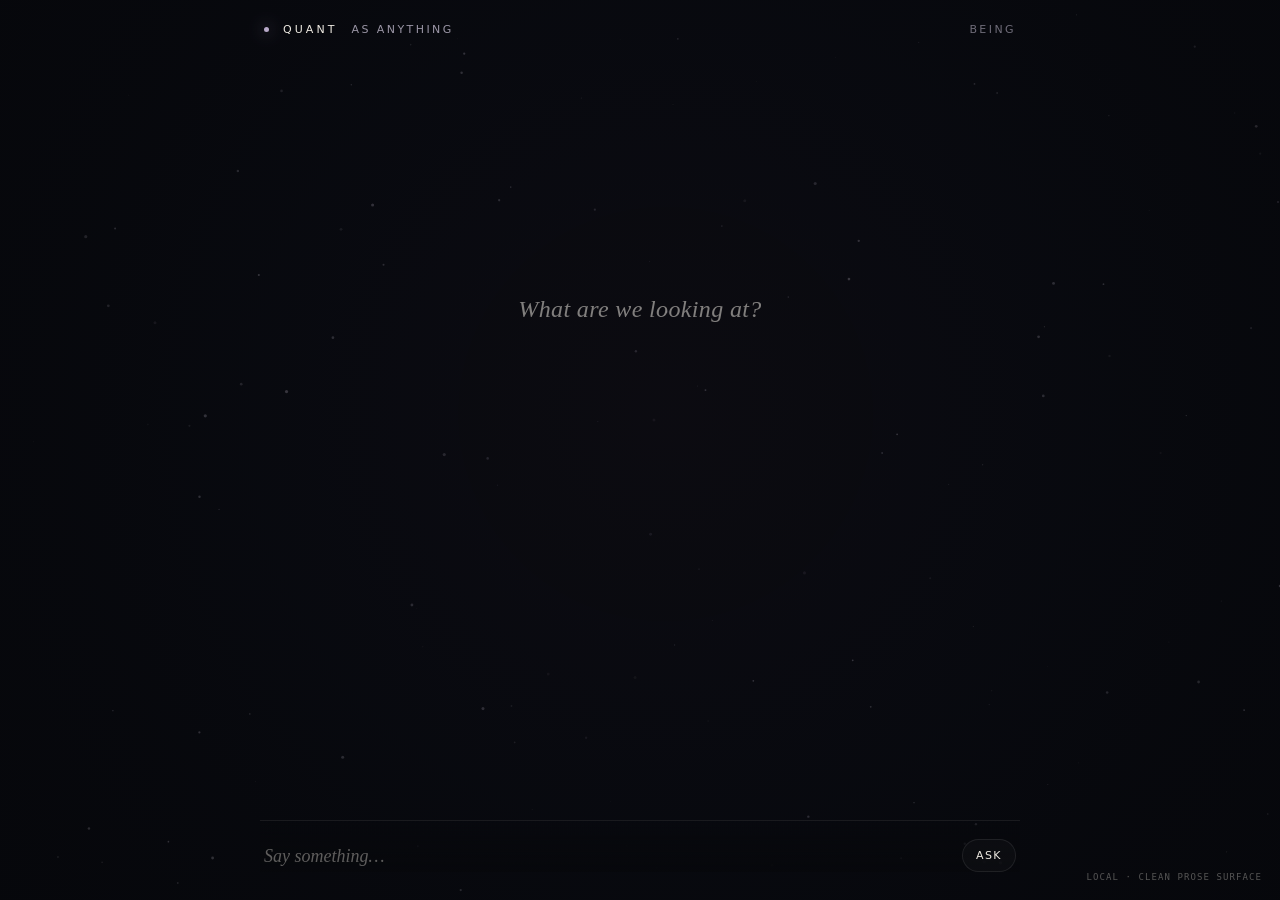
<file: design/index.html>
<!doctype html>
<html lang="en">
<head>
<meta charset="utf-8">
<meta name="viewport" content="width=device-width,initial-scale=1">
<title>Quant as Anything</title>
<style>
:root{color-scheme:dark;--bg:#07080c;--ink:#eeeae2;--muted:#9b96a6;--violet:#b8a9c9;--line:rgba(255,255,255,.08)}
*{box-sizing:border-box}html,body{margin:0;width:100%;height:100%;overflow:hidden;background:var(--bg);font-family:ui-serif,Georgia,Cambria,"Times New Roman",serif;color:var(--ink)}
canvas{position:fixed;inset:0;width:100%;height:100%;display:block}
.shell{position:relative;z-index:2;width:min(760px,calc(100% - 32px));height:100%;margin:auto;display:grid;grid-template-rows:auto 1fr auto;padding:24px 0 28px}
header{display:flex;align-items:center;gap:14px;padding:0 4px;color:var(--muted);font:500 11px/1 ui-sans-serif,system-ui,sans-serif;letter-spacing:.22em;text-transform:uppercase}
.brand{color:var(--ink);letter-spacing:.28em}.dot{width:5px;height:5px;border-radius:50%;background:var(--violet);box-shadow:0 0 18px var(--violet)}.state{margin-left:auto;opacity:.7}
.log{overflow:auto;scrollbar-width:none;padding:11vh 4px 40px;mask-image:linear-gradient(to bottom,transparent 0,#000 8%,#000 92%,transparent 100%)}.log::-webkit-scrollbar{display:none}
.message{max-width:680px;margin:0 0 28px;white-space:pre-wrap;font-size:clamp(18px,2.1vw,25px);line-height:1.48;letter-spacing:-.012em;text-wrap:pretty}.user{margin-left:auto;max-width:560px;color:#c8c3cd;font-size:clamp(15px,1.6vw,19px);font-style:italic}.quant strong{font-weight:600}.empty{text-align:center;margin-top:18vh;color:rgba(238,234,226,.52);font-size:clamp(18px,2vw,24px);font-style:italic;letter-spacing:.015em}
.composer{border-top:1px solid var(--line);display:grid;grid-template-columns:1fr auto;gap:14px;align-items:end;padding:18px 4px 0;background:linear-gradient(to top,rgba(7,8,12,.96),rgba(7,8,12,.62) 65%,transparent)}
textarea{resize:none;border:0;outline:0;background:transparent;color:var(--ink);font:400 18px/1.45 ui-serif,Georgia,serif;min-height:31px;max-height:126px;padding:3px 0}textarea::placeholder{color:rgba(238,234,226,.38);font-style:italic}
button{border:1px solid var(--line);background:rgba(255,255,255,.025);color:var(--ink);border-radius:999px;padding:9px 13px;cursor:pointer;font:500 11px ui-sans-serif,system-ui,sans-serif;letter-spacing:.13em;text-transform:uppercase}button:hover{background:rgba(255,255,255,.06)}button:disabled{opacity:.35;cursor:default}
.badge{position:fixed;right:18px;bottom:18px;z-index:3;color:rgba(238,234,226,.34);font:500 9px ui-monospace,SFMono-Regular,Menlo,monospace;letter-spacing:.12em}
@media(max-width:600px){.shell{width:calc(100% - 24px);padding-top:16px}.log{padding-top:9vh}.message{font-size:19px}.badge{display:none}}
</style>
</head>
<body>
<canvas id="field"></canvas>
<div class="shell">
  <header><span class="dot"></span><span class="brand">Quant</span><span>as Anything</span><span class="state" id="state">being</span></header>
  <main class="log" id="log"><div class="empty" id="empty">What are we looking at?</div></main>
  <form class="composer" id="form"><textarea id="input" rows="1" autocomplete="off" placeholder="Say something…"></textarea><button id="send">ask</button></form>
</div>
<div class="badge">LOCAL · CLEAN PROSE SURFACE</div>
<script>
const API='http://127.0.0.1:8765';
const log=document.querySelector('#log'),empty=document.querySelector('#empty'),form=document.querySelector('#form'),input=document.querySelector('#input'),send=document.querySelector('#send'),state=document.querySelector('#state');
let activity=.06,targetActivity=.06;
function add(role,text){empty?.remove();const el=document.createElement('div');el.className='message '+role;el.textContent=text;log.appendChild(el);log.scrollTo({top:log.scrollHeight,behavior:'smooth'});}
function setState(s){state.textContent=s;targetActivity=s==='attending'?1:s==='speaking'?.65:.06;}
async function ask(text){add('user',text);setState('attending');send.disabled=true;try{const r=await fetch(API+'/chat',{method:'POST',headers:{'Content-Type':'application/json'},body:JSON.stringify({message:text})});if(!r.ok)throw new Error('offline');const data=await r.json();setState('speaking');add('quant',data.reply||'I could not form that cleanly.');}catch(_){setState('speaking');add('quant','I am here, but the local Quant runtime is not running yet. Start `python3 code/quant.py --serve`, then ask me again.');}finally{setTimeout(()=>setState('being'),900);send.disabled=false;input.focus();}}
form.addEventListener('submit',e=>{e.preventDefault();const text=input.value.trim();if(!text)return;input.value='';input.style.height='auto';ask(text)});
input.addEventListener('keydown',e=>{if(e.key==='Enter'&&!e.shiftKey){e.preventDefault();form.requestSubmit()}});input.addEventListener('input',()=>{input.style.height='auto';input.style.height=Math.min(input.scrollHeight,126)+'px'});

const c=document.querySelector('#field'),ctx=c.getContext('2d');let w,h,dpr,pts=[];
function resize(){dpr=Math.min(devicePixelRatio||1,2);w=innerWidth;h=innerHeight;c.width=w*dpr;c.height=h*dpr;c.style.width=w+'px';c.style.height=h+'px';ctx.setTransform(dpr,0,0,dpr,0,0);const n=Math.min(220,Math.max(90,Math.floor(w*h/8500)));pts=Array.from({length:n},()=>({x:Math.random()*w,y:Math.random()*h,r:.35+Math.random()*1.25,a:.08+Math.random()*.35,vx:(Math.random()-.5)*.09,vy:(Math.random()-.5)*.09,p:Math.random()*6.28}));}
function draw(t){activity+=(targetActivity-activity)*.025;ctx.clearRect(0,0,w,h);const g=ctx.createRadialGradient(w*.52,h*.46,0,w*.52,h*.46,Math.max(w,h)*.72);g.addColorStop(0,`rgba(67,48,82,${.08+.09*activity})`);g.addColorStop(.45,`rgba(24,28,47,${.08+.05*activity})`);g.addColorStop(1,'rgba(7,8,12,0)');ctx.fillStyle=g;ctx.fillRect(0,0,w,h);for(const p of pts){const speed=1+activity*10;p.p+=.0025*speed;p.x+=p.vx*speed+Math.cos(p.p)*.012*speed;p.y+=p.vy*speed+Math.sin(p.p*.8)*.012*speed;if(p.x<-10)p.x=w+10;if(p.x>w+10)p.x=-10;if(p.y<-10)p.y=h+10;if(p.y>h+10)p.y=-10;ctx.beginPath();ctx.arc(p.x,p.y,p.r*(1+activity*.28),0,Math.PI*2);ctx.fillStyle=`rgba(214,207,225,${p.a*(.52+activity*.48)})`;ctx.fill();}requestAnimationFrame(draw)}
addEventListener('resize',resize);resize();requestAnimationFrame(draw);
</script>
</body>
</html>
</file>
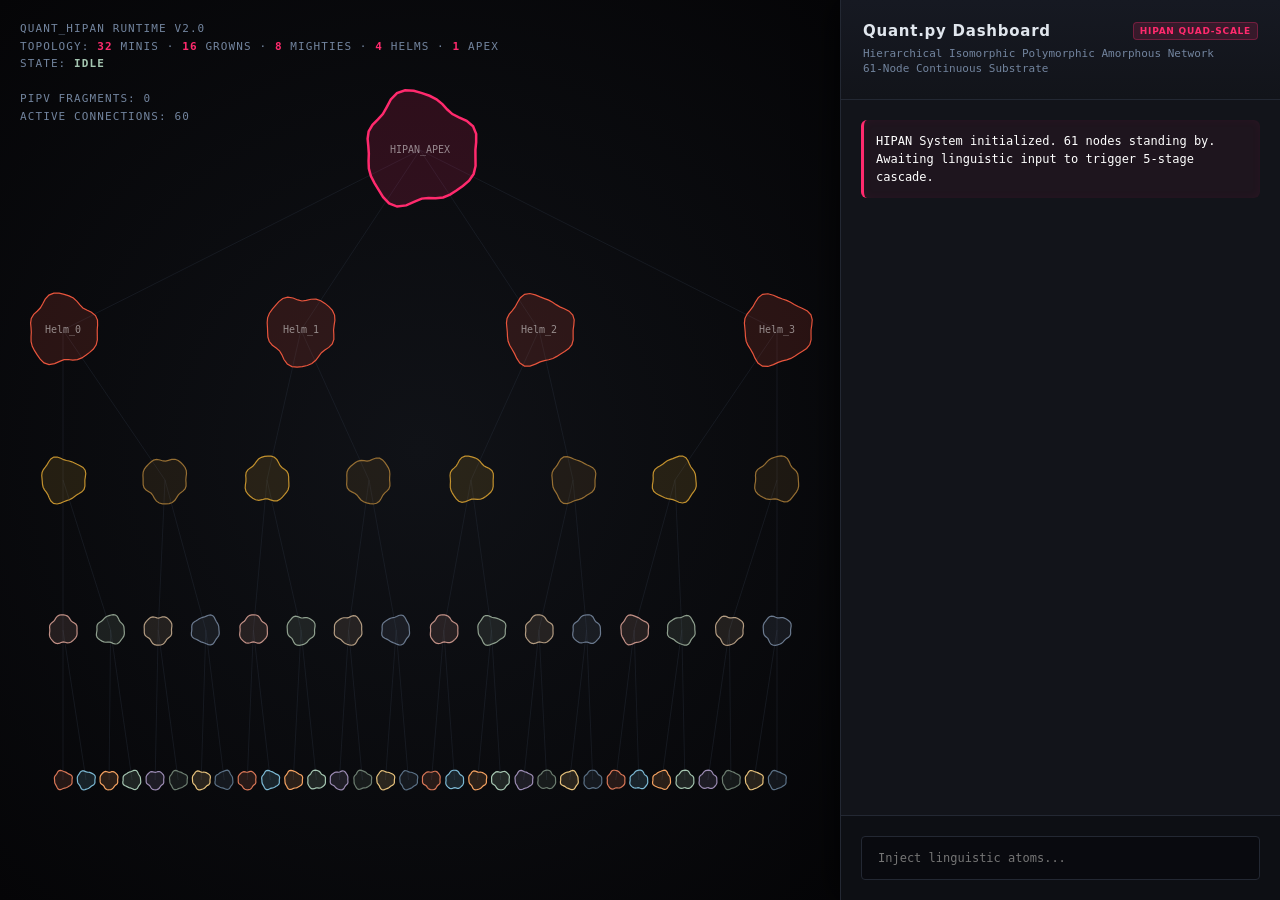
<file: quant_hipan_runtime_x4_scale.html>
<!DOCTYPE html>
<html lang="en">
<head>
<meta charset="utf-8">
<meta name="viewport" content="width=device-width, initial-scale=1">
<title>Quant — HIPAN Amorphous Runtime</title>
<style>
    :root {
        --bg: #090a0f;
        --surface: #12141a;
        --ink: #e0e6ed;
        --ink-muted: #72849e;
        --rule: #232833;
        
        --warm: #d97757;
        --wonder: #7cb9d4;
        --playful: #f4a261;
        --clean: #a5c6b1;
        --melancholy: #9d8db5;
        --quiet: #6c7d70;
        --amused: #e8c37d;
        --deep: #5b7186;

        --helm: #e8553d;
        --hipan: #ff2a6d; /* The new apex color */
        
        --font-mono: 'JetBrains Mono', ui-monospace, 'SF Mono', Menlo, monospace;
        --font-sans: -apple-system, BlinkMacSystemFont, "Segoe UI", system-ui, sans-serif;
    }

    * { margin: 0; padding: 0; box-sizing: border-box; }

    html, body {
        width: 100%; height: 100%;
        background: var(--bg);
        color: var(--ink);
        font-family: var(--font-sans);
        overflow: hidden;
        display: flex;
    }

    /* --- CANVAS AREA --- */
    .viewport {
        flex: 1;
        position: relative;
        background: radial-gradient(circle at center, #101217 0%, #050507 100%);
    }

    canvas {
        display: block;
        width: 100%;
        height: 100%;
    }

    .overlay-stats {
        position: absolute;
        top: 20px;
        left: 20px;
        font-family: var(--font-mono);
        font-size: 11px;
        color: var(--ink-muted);
        letter-spacing: 0.1em;
        text-transform: uppercase;
        pointer-events: none;
        line-height: 1.6;
        z-index: 5;
    }

    .overlay-stats b { color: var(--hipan); }
    .overlay-stats .status { color: var(--clean); font-weight: bold; }

    /* --- CHAT/DEBUG PANEL --- */
    .panel {
        width: 440px;
        background: var(--surface);
        border-left: 1px solid var(--rule);
        display: flex;
        flex-direction: column;
        z-index: 10;
        box-shadow: -5px 0 30px rgba(0,0,0,0.7);
    }

    .panel-header {
        padding: 22px;
        border-bottom: 1px solid var(--rule);
        background: linear-gradient(180deg, #161922 0%, var(--surface) 100%);
    }

    .panel-header h1 {
        font-size: 15px;
        font-weight: 600;
        letter-spacing: 0.05em;
        color: var(--ink);
        display: flex;
        justify-content: space-between;
        align-items: center;
    }
    
    .panel-header h1 span {
        font-size: 9px;
        padding: 3px 6px;
        background: rgba(255, 42, 109, 0.15);
        color: var(--hipan);
        border-radius: 4px;
        border: 1px solid rgba(255, 42, 109, 0.3);
    }

    .panel-header p {
        font-size: 11px;
        color: var(--ink-muted);
        margin-top: 6px;
        font-family: var(--font-mono);
        line-height: 1.4;
    }

    .cascade-log {
        flex: 1;
        overflow-y: auto;
        padding: 20px;
        display: flex;
        flex-direction: column;
        gap: 12px;
        scrollbar-width: thin;
        scrollbar-color: var(--rule) transparent;
    }

    .log-entry {
        font-size: 12px;
        line-height: 1.5;
        padding: 12px;
        background: rgba(255,255,255,0.02);
        border-radius: 6px;
        border-left: 3px solid var(--rule);
        animation: fadeUp 0.3s ease-out;
        font-family: var(--font-mono);
        word-break: break-word;
    }

    .log-entry.user { border-color: var(--clean); }
    .log-entry.mini { border-color: var(--playful); font-size: 10.5px; color: var(--ink-muted); }
    .log-entry.grown { border-color: var(--wonder); font-size: 10.5px; color: #a1b4c7; }
    .log-entry.mighty { border-color: var(--warm); font-size: 11px; }
    .log-entry.helm { border-color: var(--helm); color: #e6dada; }
    .log-entry.hipan { 
        border-color: var(--hipan); 
        background: rgba(255, 42, 109, 0.05); 
        color: #fff;
        box-shadow: inset 0 0 10px rgba(255, 42, 109, 0.05);
    }

    .input-zone {
        padding: 20px;
        border-top: 1px solid var(--rule);
        background: #0d0f14;
    }

    input[type="text"] {
        width: 100%;
        padding: 14px 16px;
        background: var(--bg);
        border: 1px solid var(--rule);
        color: var(--ink);
        border-radius: 4px;
        font-family: var(--font-mono);
        font-size: 12px;
        outline: none;
        transition: border-color 0.2s, box-shadow 0.2s;
    }

    input[type="text"]:focus {
        border-color: var(--hipan);
        box-shadow: 0 0 10px rgba(255, 42, 109, 0.15);
    }

    @keyframes fadeUp {
        from { opacity: 0; transform: translateY(10px); }
        to { opacity: 1; transform: translateY(0); }
    }
</style>
</head>
<body>

<div class="viewport">
    <div class="overlay-stats">
        Quant_HIPAN Runtime v2.0<br>
        Topology: <b>32</b> Minis · <b>16</b> Growns · <b>8</b> Mighties · <b>4</b> Helms · <b>1</b> Apex<br>
        State: <span id="sys-state" class="status">IDLE</span><br>
        <br>
        PIPV Fragments: <span id="frag-count">0</span><br>
        Active Connections: <span id="conn-count">60</span>
    </div>
    <canvas id="quantCanvas"></canvas>
</div>

<div class="panel">
    <div class="panel-header">
        <h1>Quant.py Dashboard <span>HIPAN QUAD-SCALE</span></h1>
        <p>Hierarchical Isomorphic Polymorphic Amorphous Network<br>61-Node Continuous Substrate</p>
    </div>
    <div class="cascade-log" id="log">
        <div class="log-entry hipan">HIPAN System initialized. 61 nodes standing by. Awaiting linguistic input to trigger 5-stage cascade.</div>
    </div>
    <div class="input-zone">
        <input type="text" id="userInput" placeholder="Inject linguistic atoms..." autocomplete="off">
    </div>
</div>

<script>
/**
 * Quant HIPAN Runtime Visualizer
 * Scales the architecture x4: 32 -> 16 -> 8 -> 4 -> 1
 */

const canvas = document.getElementById('quantCanvas');
const ctx = canvas.getContext('2d');
const logEl = document.getElementById('log');
const inputEl = document.getElementById('userInput');
const stateEl = document.getElementById('sys-state');
const fragEl = document.getElementById('frag-count');

let W, H;
let time = 0;
let fragments = 0;

// Base Palettes
const EMOTION_COLORS = [
    '#d97757', '#7cb9d4', '#f4a261', '#a5c6b1', 
    '#9d8db5', '#6c7d70', '#e8c37d', '#5b7186'
];
const GROWN_COLORS = ['#c39187', '#8fa08f', '#b39c82', '#6b7a8f'];
const MIGHTY_COLORS = ['#c2912e', '#966f33'];
const HELM_COLOR = '#e8553d';
const HIPAN_COLOR = '#ff2a6d';

// Graph State
let nodes = [];
let edges = [];
let activeWave = -1; // 0: Minis, 1: Growns, 2: Mighties, 3: Helms, 4: HIPAN Apex
let waveTimer = 0;
let currentTokens = [];

// Morphing Node Class
class AmorphousNode {
    constructor(id, label, x, y, baseR, color, layer) {
        this.id = id;
        this.label = layer >= 3 ? label : ''; // Only label higher layers to avoid clutter
        this.tx = x;
        this.ty = y;
        this.x = x;
        this.y = y;
        this.baseR = baseR;
        this.color = color;
        this.layer = layer;
        
        this.seed = Math.random() * 100;
        this.activation = 0.0;
    }

    update(dt) {
        this.x += (this.tx - this.x) * 0.04;
        this.y += (this.ty - this.y) * 0.04;

        if (this.activation > 0) {
            this.activation -= dt * 0.4;
            if (this.activation < 0) this.activation = 0;
        }
    }

    draw(ctx, t) {
        ctx.save();
        ctx.translate(this.x, this.y);

        // Activation Glow
        if (this.activation > 0.1) {
            ctx.beginPath();
            ctx.arc(0, 0, this.baseR * (1 + this.activation*0.6) + 10, 0, Math.PI*2);
            ctx.fillStyle = this.color;
            ctx.globalAlpha = this.activation * 0.25;
            ctx.fill();
            ctx.globalAlpha = 1.0;
        }

        // Draw Amorphous Blob
        ctx.beginPath();
        const pts = 45; // slightly lower res for performance on 61 nodes
        const radiusAmp = this.baseR * (0.15 + this.activation * 0.45); 
        
        for (let i = 0; i <= pts; i++) {
            const angle = (i / pts) * Math.PI * 2;
            
            let rOff = Math.sin(angle * 3 + t * 2.5 + this.seed) * radiusAmp * 0.5 +
                       Math.cos(angle * 5 - t * 1.8 + this.seed) * radiusAmp * 0.3 +
                       Math.sin(angle * 8 + t * 4) * radiusAmp * 0.2;
            
            let currentR = this.baseR + (this.activation * this.baseR * 0.35) + rOff;
            
            const px = Math.cos(angle) * currentR;
            const py = Math.sin(angle) * currentR;
            
            if (i === 0) ctx.moveTo(px, py);
            else ctx.lineTo(px, py);
        }
        ctx.closePath();

        ctx.fillStyle = this.color;
        ctx.globalAlpha = 0.15 + (this.activation * 0.6);
        ctx.fill();
        ctx.globalAlpha = 1.0;
        
        ctx.strokeStyle = this.color;
        ctx.lineWidth = (this.layer === 4 ? 2.5 : 1.2) + (this.activation * 2);
        ctx.stroke();

        if (this.label) {
            ctx.fillStyle = '#fff';
            ctx.globalAlpha = 0.5 + this.activation * 0.5;
            ctx.font = '10px "JetBrains Mono", monospace';
            ctx.textAlign = 'center';
            ctx.textBaseline = 'middle';
            ctx.fillText(this.label, 0, 0);
        }

        ctx.restore();
    }
}

// Edge Class (Synapses)
class Edge {
    constructor(n1, n2) {
        this.n1 = n1;
        this.n2 = n2;
        this.flow = 0;
    }

    draw(ctx) {
        ctx.beginPath();
        ctx.moveTo(this.n1.x, this.n1.y);
        ctx.lineTo(this.n2.x, this.n2.y);
        
        ctx.strokeStyle = 'rgba(42, 49, 61, 0.4)';
        ctx.lineWidth = 1;
        ctx.stroke();

        if (this.flow > 0) {
            const grad = ctx.createLinearGradient(this.n1.x, this.n1.y, this.n2.x, this.n2.y);
            grad.addColorStop(0, `rgba(255,255,255,0)`);
            grad.addColorStop(this.flow, this.n1.color);
            grad.addColorStop(Math.min(1, this.flow + 0.15), `rgba(255,255,255,0)`);
            
            ctx.beginPath();
            ctx.moveTo(this.n1.x, this.n1.y);
            ctx.lineTo(this.n2.x, this.n2.y);
            ctx.strokeStyle = grad;
            ctx.lineWidth = 2.5;
            ctx.stroke();
        }
    }
}

// Layout Initialization (32 -> 16 -> 8 -> 4 -> 1)
function initGraph() {
    nodes = [];
    edges = [];
    
    const cx = W / 2;
    const cy = H / 2;
    
    // Vertical spacing across 5 layers
    const vSpace = H / 6; 
    const startY = H - vSpace * 0.8;

    // Helper to generate a row of nodes
    function generateRow(count, layerIndex, baseR, colors, labelPrefix, yPos) {
        let rowNodes = [];
        // Spread across 85% of width
        const availableW = W * 0.85; 
        const spacing = availableW / (count > 1 ? count - 1 : 1);
        const startX = cx - (availableW / 2);

        for (let i = 0; i < count; i++) {
            let x = count === 1 ? cx : startX + (spacing * i);
            let color = colors[i % colors.length];
            let label = count === 1 ? 'HIPAN_APEX' : `${labelPrefix}_${i}`;
            let n = new AmorphousNode(`l${layerIndex}_${i}`, label, x, yPos, baseR, color, layerIndex);
            nodes.push(n);
            rowNodes.push(n);
        }
        return rowNodes;
    }

    // Generate Layers
    const l0_minis = generateRow(32, 0, 9, EMOTION_COLORS, 'Mini', startY);
    const l1_growns = generateRow(16, 1, 14, GROWN_COLORS, 'Grown', startY - vSpace);
    const l2_mighties = generateRow(8, 2, 22, MIGHTY_COLORS, 'Mighty', startY - vSpace * 2);
    const l3_helms = generateRow(4, 3, 34, [HELM_COLOR], 'Helm', startY - vSpace * 3);
    const l4_apex = generateRow(1, 4, 55, [HIPAN_COLOR], 'HIPAN', startY - vSpace * 4.2);

    // Connect Layers (Binary Tree style: 2 children per parent)
    function connectLayers(children, parents) {
        for (let i = 0; i < parents.length; i++) {
            edges.push(new Edge(children[i*2], parents[i]));
            edges.push(new Edge(children[i*2+1], parents[i]));
        }
    }

    connectLayers(l0_minis, l1_growns);
    connectLayers(l1_growns, l2_mighties);
    connectLayers(l2_mighties, l3_helms);
    // Connect all 4 Helms to the 1 Apex
    for(let i=0; i<4; i++) {
        edges.push(new Edge(l3_helms[i], l4_apex[0]));
    }
}

// Window resizing
function resize() {
    W = document.querySelector('.viewport').clientWidth;
    H = document.querySelector('.viewport').clientHeight;
    canvas.width = W * window.devicePixelRatio;
    canvas.height = H * window.devicePixelRatio;
    ctx.scale(window.devicePixelRatio, window.devicePixelRatio);
    initGraph();
}
window.addEventListener('resize', resize);

// UI & Chat Logic
function addLog(text, type) {
    const el = document.createElement('div');
    el.className = `log-entry ${type}`;
    el.innerHTML = text; // Allow HTML for bolding
    logEl.appendChild(el);
    logEl.scrollTop = logEl.scrollHeight;
}

function triggerCascade(inputText) {
    if (activeWave >= 0) return; 
    
    currentTokens = inputText.split(" ").filter(w => w.length > 0);
    if(currentTokens.length === 0) return;

    addLog(`<b>[USER]:</b> ${inputText}`, 'user');
    inputEl.value = '';
    
    activeWave = 0;
    waveTimer = 0;
    stateEl.innerText = "PROCESSING: L0 (32 MINIS)";
    stateEl.style.color = "var(--playful)";
}

inputEl.addEventListener('keydown', (e) => {
    if (e.key === 'Enter') triggerCascade(inputEl.value);
});

// Render Loop
let lastTime = performance.now();
function render(now) {
    requestAnimationFrame(render);
    const dt = (now - lastTime) / 1000;
    lastTime = now;
    time += dt;

    ctx.clearRect(0, 0, W, H);

    // Cascade Logic
    if (activeWave >= 0) {
        waveTimer += dt;
        
        // Node activations
        nodes.forEach(n => {
            if (n.layer === activeWave && n.activation < 0.2) {
                n.activation = 1.0; 
                n.seed += 15; // Scramble on hit
            }
        });

        // Edge flows
        edges.forEach(e => {
            if (e.n1.layer === activeWave) {
                e.flow = Math.min(1.0, waveTimer / 1.2); // Faster flow (1.2s per layer)
            } else {
                e.flow = 0;
            }
        });

        // Wave progression
        if (waveTimer > 1.2) {
            if (activeWave === 0) {
                addLog(`<b>[L0] 32 MINIS:</b> Saturating linguistic atoms across 4x emotional vectors. Mapping synonyms, antonyms, and pathetic fallacy markers (*1/32).`, 'mini');
                fragments += Math.floor(Math.random() * 8) + 4;
            } else if (activeWave === 1) {
                addLog(`<b>[L1] 16 GROWNS:</b> Consolidating emotional substrate into structural concepts (*1/16).`, 'grown');
                fragments += Math.floor(Math.random() * 4) + 2;
            } else if (activeWave === 2) {
                addLog(`<b>[L2] 8 MIGHTIES:</b> Refining phonology, bulldog words, and rhythm. Isolating anonymous variables (*1/8).`, 'mighty');
                fragments += 2;
            } else if (activeWave === 3) {
                addLog(`<b>[L3] 4 HELMS:</b> Orchestrating quad-narrative pathways. Preparing convergence (*1/4).`, 'helm');
                fragments += 1;
            } else if (activeWave === 4) {
                let hybridWord = currentTokens.length > 2 ? currentTokens[1] + "ing" : "beautifulling";
                let response = `Ah, "${currentTokens[0]}". The isomorphic convergence is complete. I have gently mapped this topology through the 61-node matrix, yielding a rather ${hybridWord} resonance. (user taught ✓)`;
                addLog(`<b>[L4] HIPAN APEX:</b> ${response}`, 'hipan');
                fragments += 1;
                
                stateEl.innerText = "IDLE";
                stateEl.style.color = "var(--clean)";
                activeWave = -1; // End cascade
            }
            
            fragEl.innerText = fragments;

            if (activeWave !== -1) {
                activeWave++;
                waveTimer = 0;
                
                let states = ["L0: MINIS (32)", "L1: GROWNS (16)", "L2: MIGHTIES (8)", "L3: HELMS (4)", "L4: HIPAN APEX (1)"];
                let colors = ["var(--playful)", "var(--wonder)", "var(--warm)", "var(--helm)", "var(--hipan)"];
                if(activeWave < 5) {
                    stateEl.innerText = `PROCESSING: ${states[activeWave]}`;
                    stateEl.style.color = colors[activeWave];
                }
            }
        }
    } else {
        edges.forEach(e => e.flow = 0);
    }

    // Draw Graph
    edges.forEach(e => e.draw(ctx));
    nodes.forEach(n => {
        n.update(dt);
        n.draw(ctx, time);
    });
}

// Boot
resize();
requestAnimationFrame(render);

</script>
</body>
</html>
</file>
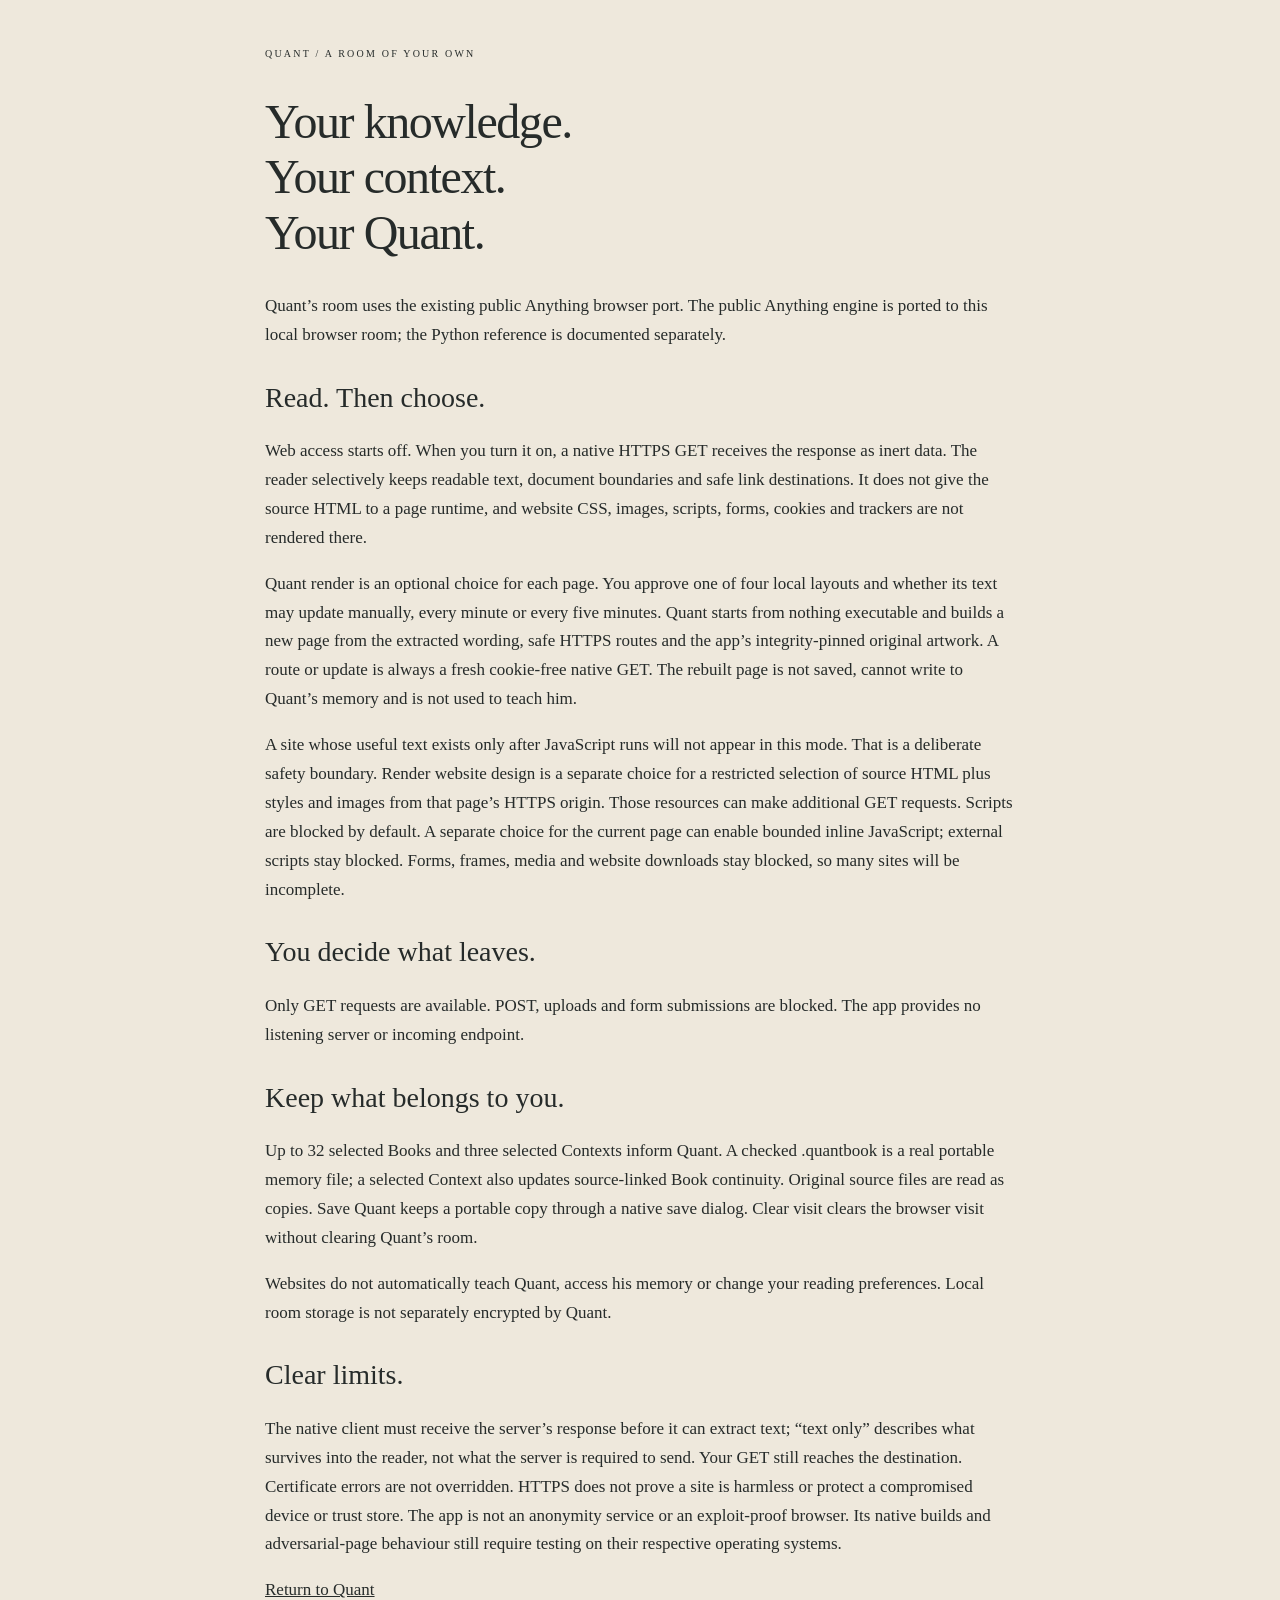
<file: Read-Me.html>
<!doctype html><html lang="en"><head><meta charset="utf-8"><meta name="viewport" content="width=device-width,initial-scale=1"><meta http-equiv="Content-Security-Policy" content="default-src 'none'; style-src 'self'; base-uri 'none'; form-action 'none'"><link rel="stylesheet" href="about.css"><title>Quant — Your room, your choices</title></head><body><p class="eyebrow">QUANT / A ROOM OF YOUR OWN</p><h1>Your knowledge.<br>Your context.<br>Your Quant.</h1><p>Quant’s room uses the existing public Anything browser port. The public Anything engine is ported to this local browser room; the Python reference is documented separately.</p><h2>Read. Then choose.</h2><p>Web access starts off. When you turn it on, a native HTTPS GET receives the response as inert data. The reader selectively keeps readable text, document boundaries and safe link destinations. It does not give the source HTML to a page runtime, and website CSS, images, scripts, forms, cookies and trackers are not rendered there.</p><p>Quant render is an optional choice for each page. You approve one of four local layouts and whether its text may update manually, every minute or every five minutes. Quant starts from nothing executable and builds a new page from the extracted wording, safe HTTPS routes and the app’s integrity-pinned original artwork. A route or update is always a fresh cookie-free native GET. The rebuilt page is not saved, cannot write to Quant’s memory and is not used to teach him.</p><p>A site whose useful text exists only after JavaScript runs will not appear in this mode. That is a deliberate safety boundary. Render website design is a separate choice for a restricted selection of source HTML plus styles and images from that page’s HTTPS origin. Those resources can make additional GET requests. Scripts are blocked by default. A separate choice for the current page can enable bounded inline JavaScript; external scripts stay blocked. Forms, frames, media and website downloads stay blocked, so many sites will be incomplete.</p><h2>You decide what leaves.</h2><p>Only GET requests are available. POST, uploads and form submissions are blocked. The app provides no listening server or incoming endpoint.</p><h2>Keep what belongs to you.</h2><p>Up to 32 selected Books and three selected Contexts inform Quant. A checked .quantbook is a real portable memory file; a selected Context also updates source-linked Book continuity. Original source files are read as copies. Save Quant keeps a portable copy through a native save dialog. Clear visit clears the browser visit without clearing Quant’s room.</p><p>Websites do not automatically teach Quant, access his memory or change your reading preferences. Local room storage is not separately encrypted by Quant.</p><h2>Clear limits.</h2><p>The native client must receive the server’s response before it can extract text; “text only” describes what survives into the reader, not what the server is required to send. Your GET still reaches the destination. Certificate errors are not overridden. HTTPS does not prove a site is harmless or protect a compromised device or trust store. The app is not an anonymity service or an exploit-proof browser. Its native builds and adversarial-page behaviour still require testing on their respective operating systems.</p><p><a href="Quant.html">Return to Quant</a></p></body></html>
</file>
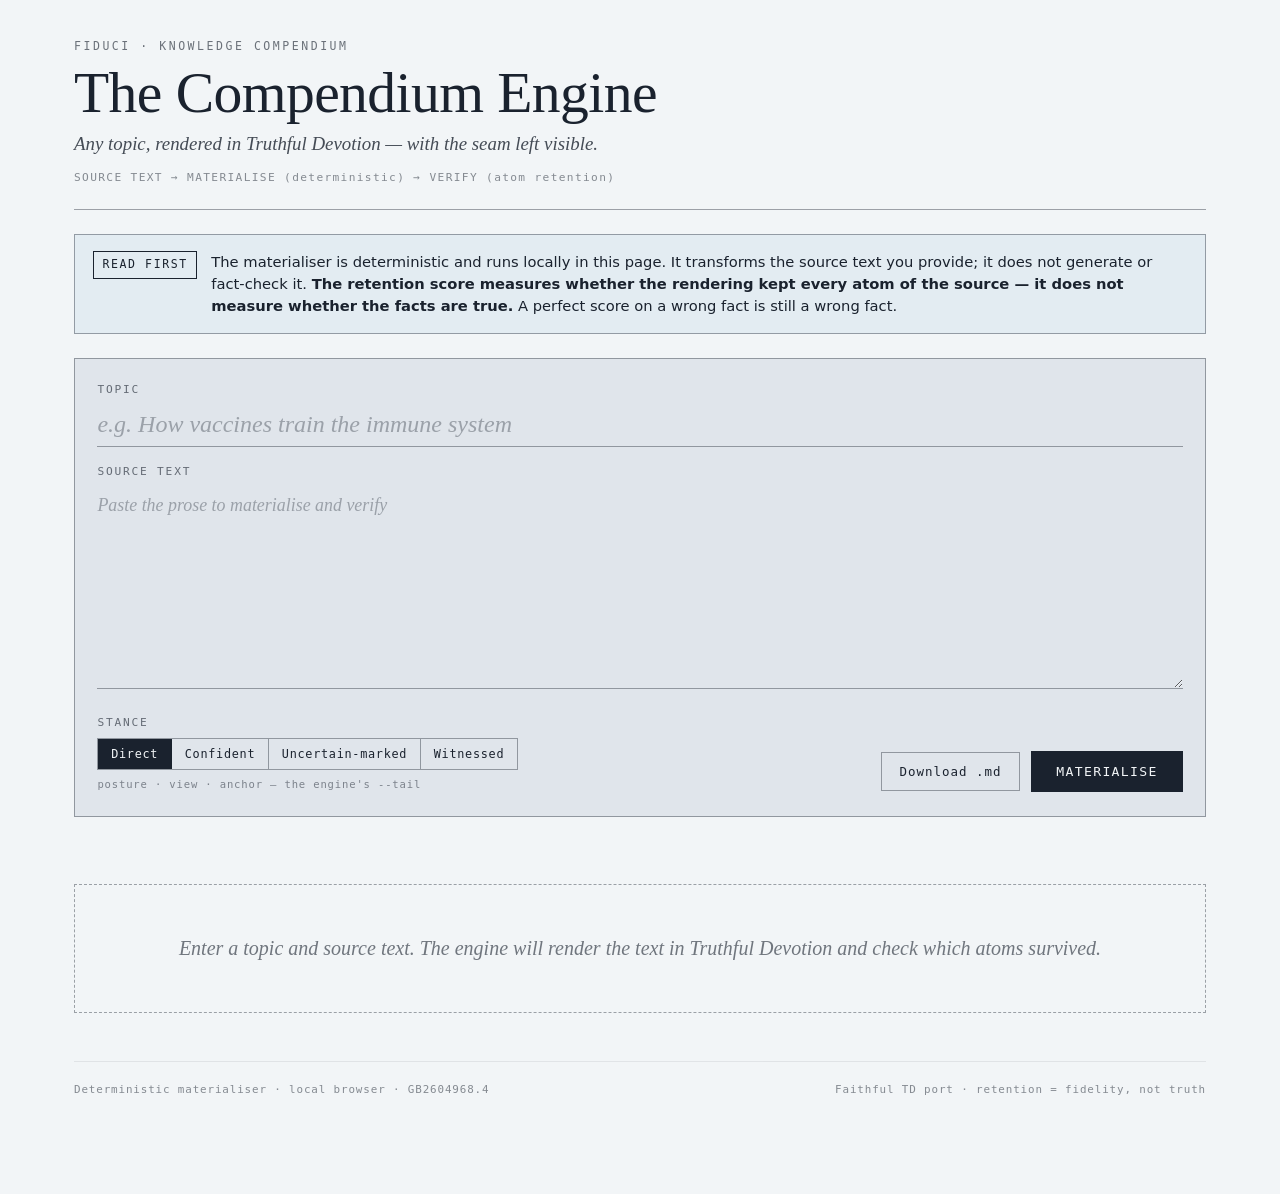
<file: test.html>
<!DOCTYPE html>
<html lang="en">
<head>
<meta charset="UTF-8">
<meta name="viewport" content="width=device-width, initial-scale=1.0">
<title>The Compendium Engine</title>
<style>
  *{box-sizing:border-box;margin:0;padding:0}
  html,body{background:hsl(210, 25%, 96%);color:hsl(215, 28%, 14%);font-family:system-ui, -apple-system, BlinkMacSystemFont, 'Segoe UI', Roboto, Oxygen, Ubuntu, Cantarell, sans-serif;
    font-size:16px;line-height:1.55;-webkit-font-smoothing:antialiased}
  body{padding:0 0 6rem}
  ::selection{background:hsl(215, 28%, 14%);color:hsl(210, 25%, 96%)}
  .wrap{max-width:1180px;margin:0 auto;padding:0 1.5rem}

  /* masthead */
  header.mast{border-bottom:1px solid hsla(215, 28%, 14%, 0.40);padding:2.4rem 0 1.4rem;margin-bottom:0}
  .mast .kicker{font-family:ui-monospace, 'Cascadia Code', 'Source Code Pro', Menlo, Consolas, 'DejaVu Sans Mono', monospace;font-size:.72rem;letter-spacing:.22em;text-transform:uppercase;opacity:.62}
  .mast h1{font-family:'Iowan Old Style', 'Palatino Linotype', 'URW Palladio L', P052, Georgia, serif;font-weight:500;font-size:clamp(2.4rem,5vw,3.6rem);line-height:1.02;margin:.5rem 0 .35rem;letter-spacing:-.01em}
  .mast .sub{font-family:'Iowan Old Style', 'Palatino Linotype', 'URW Palladio L', P052, Georgia, serif;font-style:italic;font-size:1.18rem;opacity:.8}
  .mast .stack{font-family:ui-monospace, 'Cascadia Code', 'Source Code Pro', Menlo, Consolas, 'DejaVu Sans Mono', monospace;font-size:.7rem;letter-spacing:.12em;opacity:.5;margin-top:.7rem}

  /* honesty banner — load-bearing, not decoration */
  .truth{border:1px solid hsla(215, 28%, 14%, 0.40);background:hsl(205, 35%, 92%);padding:1rem 1.15rem;margin:1.5rem 0 0;
    display:grid;grid-template-columns:auto 1fr;gap:.9rem;align-items:start}
  .truth .mark{font-family:ui-monospace, 'Cascadia Code', 'Source Code Pro', Menlo, Consolas, 'DejaVu Sans Mono', monospace;font-size:.72rem;letter-spacing:.14em;text-transform:uppercase;
    border:1px solid hsl(215, 28%, 14%);padding:.25rem .5rem;white-space:nowrap;align-self:start}
  .truth p{font-size:.92rem;line-height:1.5}
  .truth b{font-weight:600}

  /* control desk */
  .desk{border:1px solid hsla(215, 28%, 14%, 0.40);background:hsl(212, 22%, 90%);margin-top:1.5rem;padding:1.4rem 1.4rem 1.5rem}
  .desk .row{display:grid;gap:1rem}
  .field label{display:block;font-family:ui-monospace, 'Cascadia Code', 'Source Code Pro', Menlo, Consolas, 'DejaVu Sans Mono', monospace;font-size:.7rem;letter-spacing:.16em;text-transform:uppercase;opacity:.62;margin-bottom:.4rem}
  .field input[type=text],.field textarea{width:100%;border:none;border-bottom:1px solid hsla(215, 28%, 14%, 0.40);background:transparent;
    font-family:'Iowan Old Style', 'Palatino Linotype', 'URW Palladio L', P052, Georgia, serif;font-size:1.5rem;padding:.35rem 0 .5rem;color:hsl(215, 28%, 14%);outline:none}
  .field input[type=text]::placeholder,.field textarea::placeholder{color:hsla(215, 28%, 14%, 0.35);font-style:italic}
  .field input[type=text]:focus,.field textarea:focus{border-bottom-color:hsl(215, 28%, 14%)}
  .field textarea{font-size:1.12rem;line-height:1.5;resize:vertical;min-height:10rem}
  .opts{display:flex;flex-wrap:wrap;gap:1.4rem;align-items:flex-end;margin-top:1.1rem}
  .seg{display:flex;border:1px solid hsla(215, 28%, 14%, 0.40)}
  .seg button{font-family:ui-monospace, 'Cascadia Code', 'Source Code Pro', Menlo, Consolas, 'DejaVu Sans Mono', monospace;font-size:.74rem;letter-spacing:.06em;background:transparent;border:none;
    border-right:1px solid hsla(215, 28%, 14%, 0.40);padding:.5rem .8rem;cursor:pointer;color:hsl(215, 28%, 14%);transition:background .25s cubic-bezier(.2,.7,.2,1)}
  .seg button:last-child{border-right:none}
  .seg button[aria-pressed=true]{background:hsl(215, 28%, 14%);color:hsl(210, 25%, 96%)}
  .toolnote{font-family:ui-monospace, 'Cascadia Code', 'Source Code Pro', Menlo, Consolas, 'DejaVu Sans Mono', monospace;font-size:.66rem;letter-spacing:.08em;opacity:.5;margin-top:.35rem}
  .go{margin-left:auto;display:flex;gap:.7rem;align-items:center}
  button.run{font-family:ui-monospace, 'Cascadia Code', 'Source Code Pro', Menlo, Consolas, 'DejaVu Sans Mono', monospace;font-size:.82rem;letter-spacing:.1em;text-transform:uppercase;
    background:hsl(215, 28%, 14%);color:hsl(210, 25%, 96%);border:1px solid hsl(215, 28%, 14%);padding:.75rem 1.5rem;cursor:pointer;
    transition:opacity .25s cubic-bezier(.2,.7,.2,1)}
  button.run:hover{opacity:.82}
  button.run:disabled{opacity:.4;cursor:default}
  button.ghost{font-family:ui-monospace, 'Cascadia Code', 'Source Code Pro', Menlo, Consolas, 'DejaVu Sans Mono', monospace;font-size:.78rem;letter-spacing:.08em;background:transparent;
    border:1px solid hsla(215, 28%, 14%, 0.40);padding:.7rem 1.1rem;cursor:pointer;color:hsl(215, 28%, 14%)}
  button.ghost:hover{border-color:hsl(215, 28%, 14%)}

  /* status line */
  .status{font-family:ui-monospace, 'Cascadia Code', 'Source Code Pro', Menlo, Consolas, 'DejaVu Sans Mono', monospace;font-size:.76rem;letter-spacing:.05em;margin-top:1.5rem;min-height:1.2rem;opacity:.8}
  .status .dot{display:inline-block;width:7px;height:7px;background:hsl(215, 28%, 14%);margin-right:.5rem;
    animation:pulse 1s cubic-bezier(.2,.7,.2,1) infinite alternate}
  @keyframes pulse{from{opacity:.25}to{opacity:1}}

  /* essay output */
  .essay{border:1px solid hsla(215, 28%, 14%, 0.40);margin-top:1.5rem;background:hsl(210, 25%, 96%)}
  .essay .head{display:flex;flex-wrap:wrap;justify-content:space-between;align-items:baseline;gap:.6rem;
    padding:1.1rem 1.3rem;border-bottom:1px solid hsla(215, 28%, 14%, 0.16)}
  .essay .head .vol{font-family:ui-monospace, 'Cascadia Code', 'Source Code Pro', Menlo, Consolas, 'DejaVu Sans Mono', monospace;font-size:.68rem;letter-spacing:.18em;text-transform:uppercase;opacity:.55}
  .essay .head h2{font-family:'Iowan Old Style', 'Palatino Linotype', 'URW Palladio L', P052, Georgia, serif;font-weight:500;font-size:1.85rem;line-height:1.05;flex:1 1 100%;letter-spacing:-.01em;margin-top:.2rem}
  .ret{font-family:ui-monospace, 'Cascadia Code', 'Source Code Pro', Menlo, Consolas, 'DejaVu Sans Mono', monospace;font-size:.74rem;letter-spacing:.06em;border:1px solid hsl(215, 28%, 14%);padding:.28rem .6rem;white-space:nowrap}
  .ret.full{background:hsl(215, 28%, 14%);color:hsl(210, 25%, 96%)}
  .panes{display:grid;grid-template-columns:1fr 1fr;gap:0}
  .pane{padding:1.3rem}
  .pane.src{border-right:1px solid hsla(215, 28%, 14%, 0.16)}
  .pane .ptag{font-family:ui-monospace, 'Cascadia Code', 'Source Code Pro', Menlo, Consolas, 'DejaVu Sans Mono', monospace;font-size:.66rem;letter-spacing:.14em;text-transform:uppercase;opacity:.5;margin-bottom:.7rem}
  .pane .prose{font-family:'Iowan Old Style', 'Palatino Linotype', 'URW Palladio L', P052, Georgia, serif;font-size:1.18rem;line-height:1.62}
  .pane.mat .prose{font-weight:500}
  .pane .prose .retnote{font-family:ui-monospace, 'Cascadia Code', 'Source Code Pro', Menlo, Consolas, 'DejaVu Sans Mono', monospace;font-size:.78rem;font-weight:400;opacity:.62;display:block;margin-top:.8rem;line-height:1.5}
  .audit{padding:.9rem 1.3rem;border-top:1px solid hsla(215, 28%, 14%, 0.16)}
  .audit summary{font-family:ui-monospace, 'Cascadia Code', 'Source Code Pro', Menlo, Consolas, 'DejaVu Sans Mono', monospace;font-size:.7rem;letter-spacing:.1em;text-transform:uppercase;opacity:.6;cursor:pointer}
  .audit .edits{margin-top:.7rem;font-family:ui-monospace, 'Cascadia Code', 'Source Code Pro', Menlo, Consolas, 'DejaVu Sans Mono', monospace;font-size:.74rem;line-height:1.65}
  .audit .edits .e{padding:.2rem 0;border-bottom:1px dotted hsla(215, 28%, 14%, 0.16)}
  .audit .edits .k{opacity:.55}

  .empty{border:1px dashed hsla(215, 28%, 14%, 0.40);margin-top:1.5rem;padding:3rem 1.5rem;text-align:center}
  .empty p{font-family:'Iowan Old Style', 'Palatino Linotype', 'URW Palladio L', P052, Georgia, serif;font-style:italic;font-size:1.25rem;opacity:.6}

  .err{border:1px solid hsl(215, 28%, 14%);background:hsl(205, 35%, 92%);padding:1rem 1.2rem;margin-top:1.5rem;font-size:.92rem}
  .err b{font-family:ui-monospace, 'Cascadia Code', 'Source Code Pro', Menlo, Consolas, 'DejaVu Sans Mono', monospace;font-size:.7rem;letter-spacing:.1em;text-transform:uppercase}

  footer{border-top:1px solid hsla(215, 28%, 14%, 0.16);margin-top:3rem;padding-top:1.2rem;
    font-family:ui-monospace, 'Cascadia Code', 'Source Code Pro', Menlo, Consolas, 'DejaVu Sans Mono', monospace;font-size:.68rem;letter-spacing:.08em;opacity:.5;display:flex;flex-wrap:wrap;gap:1.2rem;justify-content:space-between}

  @media(max-width:760px){
    .panes{grid-template-columns:1fr}
    .pane.src{border-right:none;border-bottom:1px solid hsla(215, 28%, 14%, 0.16)}
    .go{margin-left:0;width:100%}
    button.run{flex:1}
  }
</style>
</head>
<body>
<div class="wrap">

  <header class="mast">
    <div class="kicker">Fiduci · Knowledge Compendium</div>
    <h1>The Compendium Engine</h1>
    <div class="sub">Any topic, rendered in Truthful Devotion — with the seam left visible.</div>
    <div class="stack">SOURCE TEXT → MATERIALISE (deterministic) → VERIFY (atom retention)</div>
  </header>

  <div class="truth">
    <div class="mark">Read first</div>
    <p>The materialiser is deterministic and runs locally in this page. It transforms the source text
    you provide; it does not generate or fact-check it. <b>The retention score measures whether the
    rendering kept every atom of the source — it does not measure whether the facts are true.</b>
    A perfect score on a wrong fact is still a wrong fact.</p>
  </div>

  <div class="desk">
    <div class="row">
      <div class="field">
        <label for="topic">Topic</label>
        <input type="text" id="topic" placeholder="e.g. How vaccines train the immune system" autocomplete="off">
      </div>
      <div class="field">
        <label for="spine">Source text</label>
        <textarea id="spine" rows="7" placeholder="Paste the prose to materialise and verify"></textarea>
      </div>
    </div>
    <div class="opts">
      <div>
        <label style="font-family:ui-monospace, 'Cascadia Code', 'Source Code Pro', Menlo, Consolas, 'DejaVu Sans Mono', monospace;font-size:.7rem;letter-spacing:.16em;text-transform:uppercase;opacity:.62;display:block;margin-bottom:.4rem">Stance</label>
        <div class="seg" id="stance">
          <button data-tail="+==T" aria-pressed="true">Direct</button>
          <button data-tail="+>=T" aria-pressed="false">Confident</button>
          <button data-tail="+<=T" aria-pressed="false">Uncertain-marked</button>
          <button data-tail="|==F" aria-pressed="false">Witnessed</button>
        </div>
        <div class="toolnote">posture · view · anchor — the engine's <span style="font-family:ui-monospace, 'Cascadia Code', 'Source Code Pro', Menlo, Consolas, 'DejaVu Sans Mono', monospace">--tail</span></div>
      </div>
      <div class="go">
        <button class="ghost" id="dl" disabled>Download .md</button>
        <button class="run" id="run">Materialise</button>
      </div>
    </div>
  </div>

  <div class="status" id="status"></div>
  <div id="out">
    <div class="empty"><p>Enter a topic and source text. The engine will render the text in Truthful Devotion and check which atoms survived.</p></div>
  </div>

  <footer>
    <span>Deterministic materialiser · local browser · GB2604968.4</span>
    <span>Faithful TD port · retention = fidelity, not truth</span>
  </footer>
</div>

<script>
/* ============================================================
   FAITHFUL TD MATERIALISER — JavaScript port of td_faithful.py
   Deterministic. No model in this path. The fact spine comes in
   as `text`; this layer only renders + verifies retention.
   ============================================================ */

const DEAD_WEIGHT = [
  [/\bvery\s+/gi,""],[/\bquite\s+/gi,""],[/\breally\s+/gi,""],[/\bbasically\s+/gi,""],
  [/\bsimply\s+/gi,""],[/\bessentially\s+/gi,""],[/\bactually\s+/gi,""],
  [/\bin order to\b/gi,"to"],[/\bdue to the fact that\b/gi,"because"],
  [/\bit is important to note that\s+/gi,""],[/\bit should be noted that\s+/gi,""],
  [/\bneedless to say,?\s+/gi,""],[/\bas a matter of fact,?\s+/gi,""],
  [/\bat this point in time\b/gi,"now"],[/\bfor the purpose of\b/gi,"for"],
  [/\bin the event that\b/gi,"if"],[/\bso as to\b/gi,"to"],
];
const HEDGES = [
  [/\bI think perhaps\s+/gi,""],[/\bit might be worth considering\s+/gi,"consider "],
  [/\bperhaps\s+/gi,""],[/\bsort of\s+/gi,""],[/\bkind of\s+/gi,""],
  [/\bmore or less\s+/gi,""],[/\barguably\s+/gi,""],
];
const PROTECTED = new Set(["not","no","never","only","zero","single","every","all","each",
  "must","shall","cannot","self-contained","serverless","open","lightweight","in-memory",
  "in-process","public","free"]);

const FAM = {"is":["is","are","was","means","defines","constitutes","equals","remains","represents"],
"has":["has","have","holds","owns","possesses","contains","includes","comprises","carries"],
"needs":["needs","requires","demands","depends on","rests on","calls for","presupposes","hinges on"],
"lacks":["lacks","misses","wants for","falls short of","is missing"],
"makes":["makes","produces","creates","yields","generates","gives","brings","forms","delivers"],
"enables":["enables","allows","permits","unlocks","affords","facilitates","empowers","supports"],
"drives":["drives","fuels","powers","propels","accelerates","boosts","amplifies","spurs"],
"limits":["limits","restricts","constrains","bounds","narrows","checks","caps"],
"prevents":["prevents","blocks","stops","precludes","forbids","bars","averts"],
"undermines":["undermines","erodes","weakens","threatens","jeopardises","compromises","damages"],
"triggers":["triggers","sparks","prompts","induces","precipitates","sets off"],
"leads-to":["leads to","results in","brings about","points to","ends in","culminates in"],
"sharpens":["sharpens","refines","hones","clarifies","focuses","tempers","improves"],
"transforms":["transforms","converts","reshapes","reworks","restructures","reinvents"],
"sustains":["sustains","maintains","preserves","upholds","secures","protects","safeguards"],
"mitigates":["mitigates","reduces","lessens","dampens","absorbs","cushions","softens"],
"counters":["counters","opposes","resists","undoes","works against","contradicts"],
"becomes":["becomes","turns into","grows into","resolves into","matures into","evolves into"],
"replaces":["replaces","supersedes","displaces","ousts","substitutes for"],
"grows":["grows","expands","scales","rises","increases","compounds","widens"],
"declines":["declines","shrinks","falls","decreases","contracts","wanes","narrows"],
"implies":["implies","entails","suggests","indicates","signals","shows"],
"supports":["supports","justifies","backs","corroborates","evidences","substantiates","confirms"],
"trades-off":["trades off against","balances against","comes at the cost of","weighs against"],
"exceeds":["exceeds","outperforms","surpasses","beats","outpaces","tops"],
"equals":["equals","matches","parallels","mirrors","rivals"],
"costs":["costs","charges","prices","bills"],
"earns":["earns","returns","nets","profits"],
"risks":["risks","exposes","imperils","endangers"],
"complies":["complies with","satisfies","meets","adheres to","conforms to"],
"breaches":["breaches","violates","breaks","infringes","contravenes"]};

// flatten every surface form -> canonical, for predicate lemma lookup
const FORM2CANON = {};
for(const [canon,forms] of Object.entries(FAM)){ for(const f of forms){ FORM2CANON[f]=canon; } }

const STOP = new Set(["the","a","an","of","and","or","is","are","was","were","be","been","being",
  "to","in","on","at","by","for","with","as","that","this","these","those","it","its","into",
  "from","than","then","so","such","which","whose","when","where","while","because","but","not",
  "no","they","their","them","he","she","we","you","i","one","two","three","more","most","each",
  "many","much","some","any","all","both","other","through","over","under","out","up","down","about"]);

function sentences(text){
  return text.trim().split(/(?<=[.!?])\s+/).map(s=>s.trim()).filter(Boolean);
}
function headNoun(phrase){
  const toks=(phrase||"").toLowerCase().match(/[a-z][a-z\-']*/g)||[];
  const keep=toks.filter(t=>!["the","a","an","of","and","or"].includes(t));
  return keep.length?keep[keep.length-1]:"";
}
function stemMatch(lemma,joined){
  // present allowing inflection: 4-char stem + up to 3 chars, else loose
  if(FAM[lemma]){
    return FAM[lemma].some(f=>{
      const esc=f.replace(/[.*+?^${}()|[\]\\]/g,"\\$&");
      return new RegExp("\\b"+esc).test(joined);
    });
  }
  let stem = (lemma.endsWith("e")&&lemma.length>3)?lemma.slice(0,-1):lemma;
  const esc=stem.replace(/[.*+?^${}()|[\]\\]/g,"\\$&");
  if(stem.length>=4) return new RegExp("\\b"+esc+"\\w{0,3}\\b").test(joined);
  return new RegExp("\\b"+esc+"\\w{0,2}\\b").test(joined);
}

/* lightweight SPO extractor — conservative, mirrors wellie_pro.parse_text
   intent: per clause, find a verb-ish token; subject = content head before,
   object = content head after; predicate lemma mapped to a family canon. */
function extractAtoms(text){
  const atoms=[];
  for(const sent of sentences(text)){
    // split on commas/conjunctions into rough clauses
    const clauses=sent.replace(/[.!?]+$/,"").split(/,| and | but | which | that | because | so /i);
    for(let clause of clauses){
      const words=clause.trim().split(/\s+/).filter(Boolean);
      if(words.length<3) continue;
      // find first verb-ish token: a known family form OR a word ending in s/ed/es/ing past stop
      let vi=-1, lemma=null;
      for(let i=1;i<words.length-0;i++){
        const w=words[i].toLowerCase().replace(/[^a-z\-]/g,"");
        if(!w) continue;
        if(FORM2CANON[w]){ vi=i; lemma=FORM2CANON[w]; break; }
        // two-word predicates (depends on, leads to)
        const two=(w+" "+(words[i+1]||"").toLowerCase().replace(/[^a-z\-]/g,""));
        if(FORM2CANON[two]){ vi=i; lemma=FORM2CANON[two]; break; }
        if(!STOP.has(w) && /(s|ed|es|ing)$/.test(w) && i>=1){
          vi=i; lemma=null; break;
        }
      }
      if(vi<1) continue;
      const before=words.slice(0,vi).join(" ");
      const after=words.slice(vi+1).join(" ");
      const sH=headNoun(before), oH=headNoun(after);
      if(!sH||!oH) continue;
      atoms.push({sH,oH,lemma, raw:clause.trim()});
    }
  }
  return atoms;
}

function economy(sentence,edits){
  let out=sentence;
  for(const [pat,rep] of DEAD_WEIGHT.concat(HEDGES)){
    const ne=out.replace(pat,(m)=>{
      const word=m.trim().toLowerCase();
      return PROTECTED.has(word)?m:rep;
    });
    if(ne!==out){ edits.push({kind:"economy",before:out.trim(),after:ne.trim()}); out=ne; }
  }
  out=out.replace(/\s{2,}/g," ").trim();
  if(out && out[0]===out[0].toLowerCase() && /[a-z]/.test(out[0])) out=out[0].toUpperCase()+out.slice(1);
  return out;
}
function answerFirst(sents,edits){
  if(!sents.length) return sents;
  const isDef=s=>/^[A-Z][\w\-]*\s+is\b/.test(s);
  if(isDef(sents[0])) return sents;
  for(let i=1;i<sents.length;i++){
    if(isDef(sents[i])){
      if(edits) edits.push({kind:"answer-first",moved:sents[i].slice(0,60),from:i,to:0});
      return [sents[i]].concat(sents.slice(0,i)).concat(sents.slice(i+1));
    }
  }
  return sents;
}
function stanceFrame(tail){
  const t=(tail||"+==T").trim();
  const posture = (t[0]==="+"||t[0]==="|")?t[0]:"+";
  const anchor = (t[t.length-1]==="T"||t[t.length-1]==="F")?t[t.length-1]:"T";
  const mid=t.slice(1,-1)||"=";
  const view = mid.includes(">")?">":(mid.includes("<")?"<":"=");
  return {posture,view,anchor};
}
function opening(st,subject){
  if(st.posture==="|"){
    return st.anchor==="F"
      ? `The record on ${subject}, as its own documentation gives it.`
      : `What the record shows about ${subject}.`;
  }
  return "";
}
function closing(st){
  if(st.view==="<") return st.anchor==="T"
    ? "Where this is uncertain, the source does not say more — and neither will I."
    : "Where this is uncertain, the source does not say more.";
  if(st.view===">") return "Each claim above is the source's own; it holds as stated.";
  return "";
}

function verify(atoms,prose){
  const outS=sentences(prose).map(s=>s.toLowerCase());
  const joined=prose.toLowerCase();
  let held=0; const missing=[];
  for(const a of atoms){
    const predOk = a.lemma ? stemMatch(a.lemma,joined) : true; // unknown verb: don't penalise
    const co = (a.sH&&a.oH) ? outS.some(s=>s.includes(a.sH)&&s.includes(a.oH)) : false;
    if(co&&predOk) held++;
    else missing.push({s:a.sH,p:a.lemma||"~",o:a.oH,co,predOk});
  }
  const total=atoms.length;
  return {score: total?+(held/total).toFixed(3):1, held, total, missing};
}

function materialise(text,tail){
  const edits=[];
  const atoms=extractAtoms(text);
  const st=stanceFrame(tail);
  let sents=sentences(text);
  sents=answerFirst(sents,edits);
  sents=sents.map(s=>economy(s,edits));
  const subject = atoms.length? atoms[0].sH : "this";
  const op=opening(st,subject), cl=closing(st);
  const body=sents.join(" ");
  let prose=[op,body,cl].filter(Boolean).join(" ");
  const ret=verify(atoms,prose);
  let retnote="";
  if(ret.total && ret.score<1){
    const lost=ret.missing.slice(0,3).map(m=>`${m.s}–${m.p}–${m.o}`).join(", ");
    retnote=`[Retention check: ${ret.held}/${ret.total} source claims verified in this rendering; not carried: ${lost}.]`;
    prose+=" "+retnote;
    edits.push({kind:"self-correction",note:"imperfect retention declared in-line per TD VI"});
  }
  return {source:text,prose,retention:ret,edits,retnote,
    stance:`${st.posture}${st.view}=${st.anchor}`};
}

/* ============================================================
   UI & LOCAL EXECUTION
   ============================================================ */
let lastRender=null;
const bySelector=s=>document.querySelector(s);
const out=bySelector("[id='out']"), status=bySelector("[id='status']"), runBtn=bySelector("[id='run']"), dlBtn=bySelector("[id='dl']");

function activeTail(){
  const b=document.querySelector("[id='stance'] button[aria-pressed='true']");
  return b?b.dataset.tail:"+==T";
}

function setStatus(msg,busy){
  status.innerHTML = msg ? (busy?'<span class="dot"></span>':'')+msg : "";
}
function escapeHtml(s){return s.replace(/&/g,"&amp;").replace(/</g,"&lt;").replace(/>/g,"&gt;");}

// segmented toggles
document.querySelectorAll(".seg").forEach(seg=>{
  seg.addEventListener("click",e=>{
    const btn=e.target.closest("button"); if(!btn)return;
    seg.querySelectorAll("button").forEach(b=>b.setAttribute("aria-pressed", b===btn?"true":"false"));
  });
});

function renderEssay(topic,spine,mat){
  const r=mat.retention;
  const full = r.total && r.score>=1;
  const pct = r.total? Math.round(r.score*100) : 100;
  // strip the inline retnote from the displayed materialised prose; show it styled instead
  let matProse=mat.prose, note="";
  if(mat.retnote){ matProse=matProse.replace(" "+mat.retnote,""); note=`<span class="retnote">${escapeHtml(mat.retnote)}</span>`; }

  let auditHtml="";
  if(mat.edits.length){
    auditHtml=`<details class="audit"><summary>Audit trail — ${mat.edits.length} edit${mat.edits.length>1?"s":""} · stance ${mat.stance}</summary><div class="edits">`+
      mat.edits.map(e=>{
        if(e.kind==="economy") return `<div class="e"><span class="k">economy</span> &nbsp;${escapeHtml(e.before.slice(0,70))} <span class="k">→</span> ${escapeHtml(e.after.slice(0,70))}</div>`;
        if(e.kind==="answer-first") return `<div class="e"><span class="k">answer-first</span> &nbsp;moved “${escapeHtml(e.moved)}” to front</div>`;
        return `<div class="e"><span class="k">${escapeHtml(e.kind)}</span> &nbsp;${escapeHtml(e.note||"")}</div>`;
      }).join("")+`</div></details>`;
  }

  out.innerHTML=`<article class="essay">
    <div class="head">
      <div style="flex:1 1 100%;display:flex;justify-content:space-between;align-items:baseline;gap:.6rem">
        <span class="vol">Compendium entry</span>
        <span class="ret ${full?'full':''}">retention ${r.held}/${r.total} · ${pct}%</span>
      </div>
      <h2>${escapeHtml(topic)}</h2>
    </div>
    <div class="panes">
      <div class="pane src">
        <div class="ptag">Source text — user-supplied</div>
        <div class="prose">${escapeHtml(spine)}</div>
      </div>
      <div class="pane mat">
        <div class="ptag">Materialised — Truthful Devotion · deterministic</div>
        <div class="prose">${escapeHtml(matProse)} ${note}</div>
      </div>
    </div>
    ${auditHtml}
  </article>`;

  lastRender={topic,spine,mat};
  dlBtn.disabled=false;
}

function run(){
  const topic = bySelector("[id='topic']").value.trim() || "Untitled Entry";
  const prose = bySelector("[id='spine']").value.trim();
  if(!prose){
    setStatus("Paste source text first.");
    return;
  }
  runBtn.disabled=true; dlBtn.disabled=true;
  setStatus("Materialising — deterministic TD render + atom retention…",true);
  try{
    const mat=materialise(prose,activeTail());
    renderEssay(topic,prose,mat);
    setStatus(`Done. ${mat.retention.held}/${mat.retention.total} atoms held in the rendering. Retention is fidelity, not truth.`);
  }catch(err){
    out.innerHTML=`<div class="err"><b>Failed</b><br>${escapeHtml(err.message)}</div>`;
    setStatus("");
  }finally{
    runBtn.disabled=false;
  }
}

function downloadMd(){
  if(!lastRender) return;
  const {topic,spine,mat}=lastRender;
  const r=mat.retention, pct=r.total?Math.round(r.score*100):100;
  let md=`## ${topic}\n\n*Retention: ${r.held}/${r.total} (${pct}%) · ${mat.edits.length} TD edits · stance ${mat.stance}*\n\n`;
  md+=`**Materialised (Truthful Devotion).**\n\n${mat.prose}\n\n`;
  md+=`**Source prose.**\n\n${spine}\n\n`;
  md+=`---\n\n_Retention measures rendering fidelity, not factual truth. Generated ${new Date().toISOString().slice(0,10)}._\n`;
  const blob=new Blob([md],{type:"text/markdown"});
  const a=document.createElement("a");
  a.href=URL.createObjectURL(blob);
  a.download=topic.toLowerCase().replace(/[^a-z0-9]+/g,"_").replace(/^_|_$/g,"").slice(0,50)+".md";
  a.click();
  URL.revokeObjectURL(a.href);
}

runBtn.addEventListener("click",run);
dlBtn.addEventListener("click",downloadMd);
bySelector("[id='topic']").addEventListener("keydown",e=>{ if(e.key==="Enter") run(); });
</script>
</body>
</html>
</file>
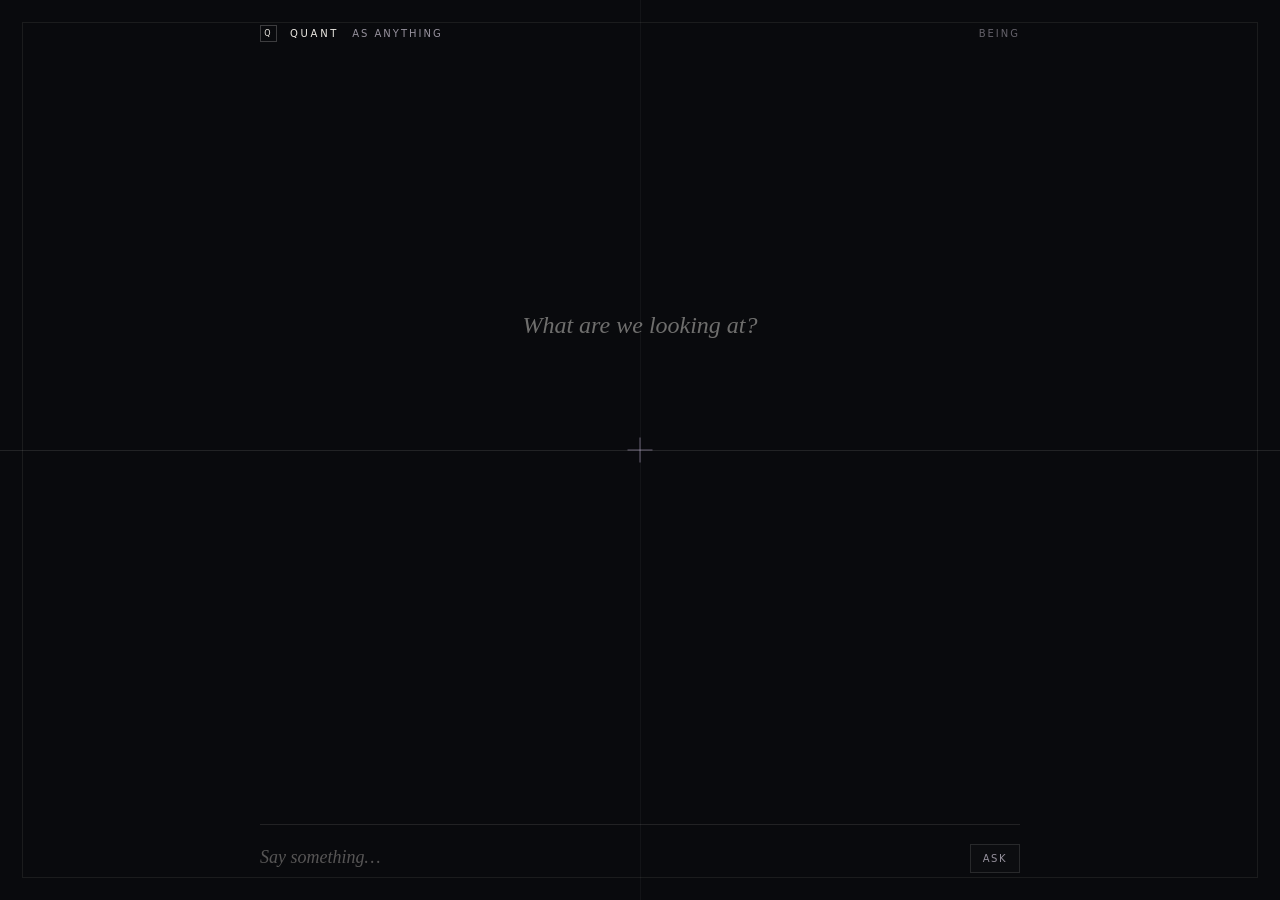
<file: design/line.html>
<!doctype html>
<html lang="en">
<head>
<meta charset="utf-8">
<meta name="viewport" content="width=device-width,initial-scale=1">
<title>Quant — Line</title>
<style>
:root{color-scheme:dark;--bg:#090a0d;--ink:#ece9e3;--muted:#96919d;--line:rgba(236,233,227,.11);--accent:#b8a9c9}
*{box-sizing:border-box}html,body{margin:0;width:100%;height:100%;overflow:hidden;background:var(--bg);color:var(--ink);font-family:ui-serif,Georgia,Cambria,"Times New Roman",serif}
body:before,body:after{content:"";position:fixed;pointer-events:none;z-index:0;background:var(--line)}body:before{left:0;right:0;top:50%;height:1px}body:after{top:0;bottom:0;left:50%;width:1px;opacity:.42}
.frame{position:fixed;inset:22px;border:1px solid rgba(236,233,227,.08);pointer-events:none}.cross{position:fixed;left:50%;top:50%;width:7px;height:7px;transform:translate(-50%,-50%);z-index:0}.cross:before,.cross:after{content:"";position:absolute;background:var(--accent);opacity:.55}.cross:before{left:3px;top:-9px;width:1px;height:25px}.cross:after{top:3px;left:-9px;height:1px;width:25px}
.shell{position:relative;z-index:2;width:min(760px,calc(100% - 48px));height:100%;margin:auto;display:grid;grid-template-rows:auto 1fr auto;padding:25px 0 27px}
header{display:flex;align-items:center;gap:13px;color:var(--muted);font:500 10px/1 ui-sans-serif,system-ui,sans-serif;letter-spacing:.2em;text-transform:uppercase}.mark{width:17px;height:17px;border:1px solid rgba(236,233,227,.23);display:grid;place-items:center;font-size:8px;color:var(--ink)}.brand{color:var(--ink);letter-spacing:.27em}.state{margin-left:auto;opacity:.65}
.log{overflow:auto;scrollbar-width:none;padding:12vh 0 44px}.log::-webkit-scrollbar{display:none}.message{max-width:670px;margin:0 0 29px;padding-left:22px;border-left:1px solid transparent;white-space:pre-wrap;font-size:clamp(18px,2.1vw,25px);line-height:1.49;letter-spacing:-.012em;text-wrap:pretty}.quant{border-left-color:rgba(184,169,201,.23)}.user{margin-left:auto;max-width:540px;padding-left:0;padding-right:22px;border-left:0;border-right:1px solid rgba(236,233,227,.1);color:#c2bdc6;font-size:clamp(15px,1.6vw,19px);font-style:italic;text-align:right}.empty{text-align:center;margin-top:18vh;color:rgba(236,233,227,.45);font-size:clamp(18px,2vw,24px);font-style:italic}
.composer{display:grid;grid-template-columns:1fr auto;gap:14px;align-items:end;border-top:1px solid var(--line);padding-top:17px}textarea{resize:none;border:0;outline:0;background:transparent;color:var(--ink);font:400 18px/1.45 ui-serif,Georgia,serif;min-height:31px;max-height:124px;padding:2px 0}textarea::placeholder{color:rgba(236,233,227,.34);font-style:italic}button{border:1px solid rgba(236,233,227,.12);background:rgba(255,255,255,.015);color:var(--muted);padding:8px 12px;cursor:pointer;font:500 10px ui-sans-serif,system-ui,sans-serif;letter-spacing:.15em;text-transform:uppercase}button:hover{color:var(--ink);border-color:rgba(236,233,227,.22)}button:disabled{opacity:.3}
body.attending .cross{animation:breathe .9s ease-in-out infinite alternate}body.speaking .cross{transform:translate(-50%,-50%) scale(1.35)}@keyframes breathe{from{opacity:.4;transform:translate(-50%,-50%) scale(.9)}to{opacity:1;transform:translate(-50%,-50%) scale(1.4)}}
@media(max-width:600px){.frame{inset:12px}.shell{width:calc(100% - 32px);padding-top:17px}.log{padding-top:9vh}.message{font-size:19px}}
</style>
</head>
<body>
<div class="frame"></div><div class="cross"></div>
<div class="shell">
<header><span class="mark">Q</span><span class="brand">Quant</span><span>as Anything</span><span class="state" id="state">being</span></header>
<main class="log" id="log"><div class="empty" id="empty">What are we looking at?</div></main>
<form class="composer" id="form"><textarea id="input" rows="1" placeholder="Say something…"></textarea><button id="send">ask</button></form>
</div>
<script>
const API='http://127.0.0.1:8765';
const log=document.querySelector('#log'),empty=document.querySelector('#empty'),form=document.querySelector('#form'),input=document.querySelector('#input'),send=document.querySelector('#send'),state=document.querySelector('#state');
function setState(s){state.textContent=s;document.body.className=s;}
function add(role,text){empty?.remove();const el=document.createElement('div');el.className='message '+role;el.textContent=text;log.appendChild(el);log.scrollTo({top:log.scrollHeight,behavior:'smooth'});}
async function ask(text){add('user',text);setState('attending');send.disabled=true;try{const r=await fetch(API+'/chat',{method:'POST',headers:{'Content-Type':'application/json'},body:JSON.stringify({message:text})});if(!r.ok)throw new Error();const data=await r.json();setState('speaking');add('quant',data.reply||'I could not form that cleanly.');}catch(_){setState('speaking');add('quant','I am here, but the local Quant runtime is not running yet.');}finally{setTimeout(()=>setState('being'),850);send.disabled=false;input.focus();}}
form.addEventListener('submit',e=>{e.preventDefault();const text=input.value.trim();if(!text)return;input.value='';input.style.height='auto';ask(text)});
input.addEventListener('keydown',e=>{if(e.key==='Enter'&&!e.shiftKey){e.preventDefault();form.requestSubmit()}});
input.addEventListener('input',()=>{input.style.height='auto';input.style.height=Math.min(input.scrollHeight,124)+'px'});
</script>
</body>
</html>
</file>
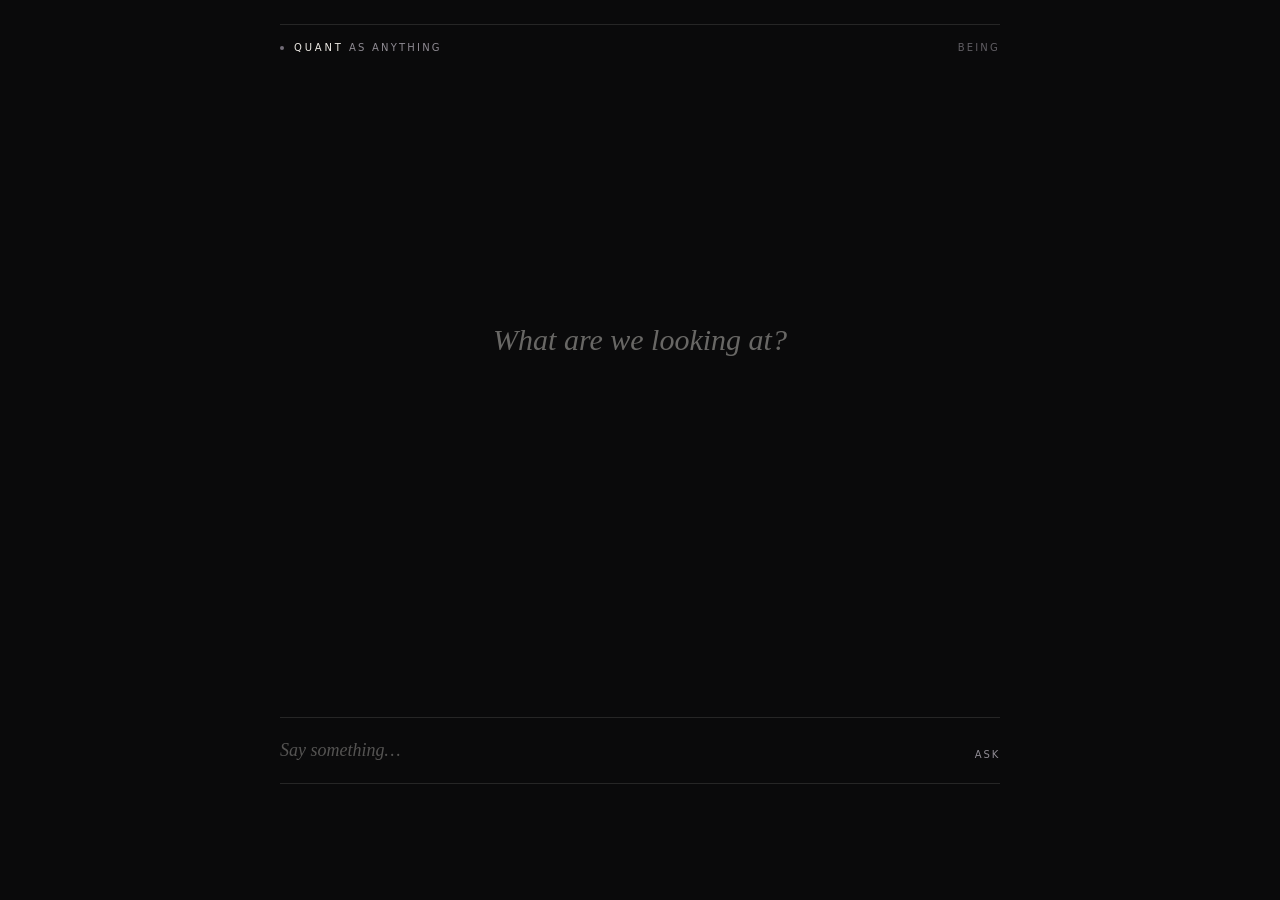
<file: design/still.html>
<!doctype html>
<html lang="en">
<head>
<meta charset="utf-8">
<meta name="viewport" content="width=device-width,initial-scale=1">
<title>Quant — Still</title>
<style>
:root{color-scheme:dark;--bg:#0a0a0b;--ink:#ece9e3;--muted:#8f8b93;--line:rgba(236,233,227,.12)}
*{box-sizing:border-box}html,body{margin:0;min-height:100%;background:var(--bg);color:var(--ink);font-family:ui-serif,Georgia,Cambria,"Times New Roman",serif}
body{display:grid;place-items:center;padding:24px}
main{width:min(720px,100%);min-height:min(760px,calc(100vh - 48px));display:grid;grid-template-rows:auto 1fr auto;border-top:1px solid var(--line);border-bottom:1px solid var(--line)}
header{display:flex;align-items:center;padding:18px 0;color:var(--muted);font:500 10px/1 ui-sans-serif,system-ui,sans-serif;letter-spacing:.22em;text-transform:uppercase}
header strong{color:var(--ink);font-weight:500;letter-spacing:.28em}.state{margin-left:auto;opacity:.65}
.log{padding:11vh 0 48px;overflow:auto;scrollbar-width:none}.log::-webkit-scrollbar{display:none}
.message{max-width:650px;margin:0 0 30px;font-size:clamp(19px,2.4vw,28px);line-height:1.5;letter-spacing:-.014em;white-space:pre-wrap;text-wrap:pretty}.user{margin-left:auto;max-width:520px;color:#bcb8c0;font-size:clamp(15px,1.7vw,19px);font-style:italic}.empty{margin-top:17vh;text-align:center;color:rgba(236,233,227,.42);font-size:clamp(20px,2.6vw,30px);font-style:italic}
form{display:grid;grid-template-columns:1fr auto;gap:16px;align-items:end;border-top:1px solid var(--line);padding:17px 0 18px}
textarea{resize:none;border:0;outline:0;background:transparent;color:var(--ink);font:400 18px/1.45 ui-serif,Georgia,serif;min-height:30px;max-height:120px;padding:2px 0}textarea::placeholder{color:rgba(236,233,227,.33);font-style:italic}
button{appearance:none;border:0;border-bottom:1px solid transparent;background:transparent;color:var(--muted);padding:4px 0;cursor:pointer;font:500 10px ui-sans-serif,system-ui,sans-serif;letter-spacing:.18em;text-transform:uppercase}button:hover{color:var(--ink);border-color:var(--line)}button:disabled{opacity:.3}
.pulse{display:inline-block;width:4px;height:4px;margin-right:10px;border-radius:50%;background:#c8bdd3;opacity:.55;transition:opacity .5s ease,transform .5s ease}.attending .pulse{opacity:1;transform:scale(1.75)}.speaking .pulse{opacity:.78;transform:scale(1.25)}
@media(max-width:600px){body{padding:14px}main{min-height:calc(100vh - 28px)}.log{padding-top:9vh}.message{font-size:20px}}
</style>
</head>
<body>
<main id="surface">
<header><span class="pulse"></span><strong>Quant</strong><span>&nbsp;as Anything</span><span class="state" id="state">being</span></header>
<section class="log" id="log"><div class="empty" id="empty">What are we looking at?</div></section>
<form id="form"><textarea id="input" rows="1" placeholder="Say something…"></textarea><button id="send">ask</button></form>
</main>
<script>
const API='http://127.0.0.1:8765';
const surface=document.querySelector('#surface'),log=document.querySelector('#log'),empty=document.querySelector('#empty'),form=document.querySelector('#form'),input=document.querySelector('#input'),send=document.querySelector('#send'),state=document.querySelector('#state');
function setState(s){state.textContent=s;surface.className=s;}
function add(role,text){empty?.remove();const el=document.createElement('div');el.className='message '+role;el.textContent=text;log.appendChild(el);log.scrollTo({top:log.scrollHeight,behavior:'smooth'});}
async function ask(text){add('user',text);setState('attending');send.disabled=true;try{const r=await fetch(API+'/chat',{method:'POST',headers:{'Content-Type':'application/json'},body:JSON.stringify({message:text})});if(!r.ok)throw new Error();const data=await r.json();setState('speaking');add('quant',data.reply||'I could not form that cleanly.');}catch(_){setState('speaking');add('quant','I am here, but the local Quant runtime is not running yet.');}finally{setTimeout(()=>setState('being'),850);send.disabled=false;input.focus();}}
form.addEventListener('submit',e=>{e.preventDefault();const text=input.value.trim();if(!text)return;input.value='';input.style.height='auto';ask(text)});
input.addEventListener('keydown',e=>{if(e.key==='Enter'&&!e.shiftKey){e.preventDefault();form.requestSubmit()}});
input.addEventListener('input',()=>{input.style.height='auto';input.style.height=Math.min(input.scrollHeight,120)+'px'});
</script>
</body>
</html>
</file>
<file: about.css>
body{max-width:750px;margin:45px auto;padding:0 28px 55px;background:#eee8dc;color:#262b2a;font:17px/1.7 Georgia,serif}h1,h2{font-weight:400;line-height:1.15}h1{font-size:48px;letter-spacing:-.03em}h2{font-size:28px;margin-top:32px}a{color:inherit}.eyebrow{font-size:10px;letter-spacing:.22em}
</file>
